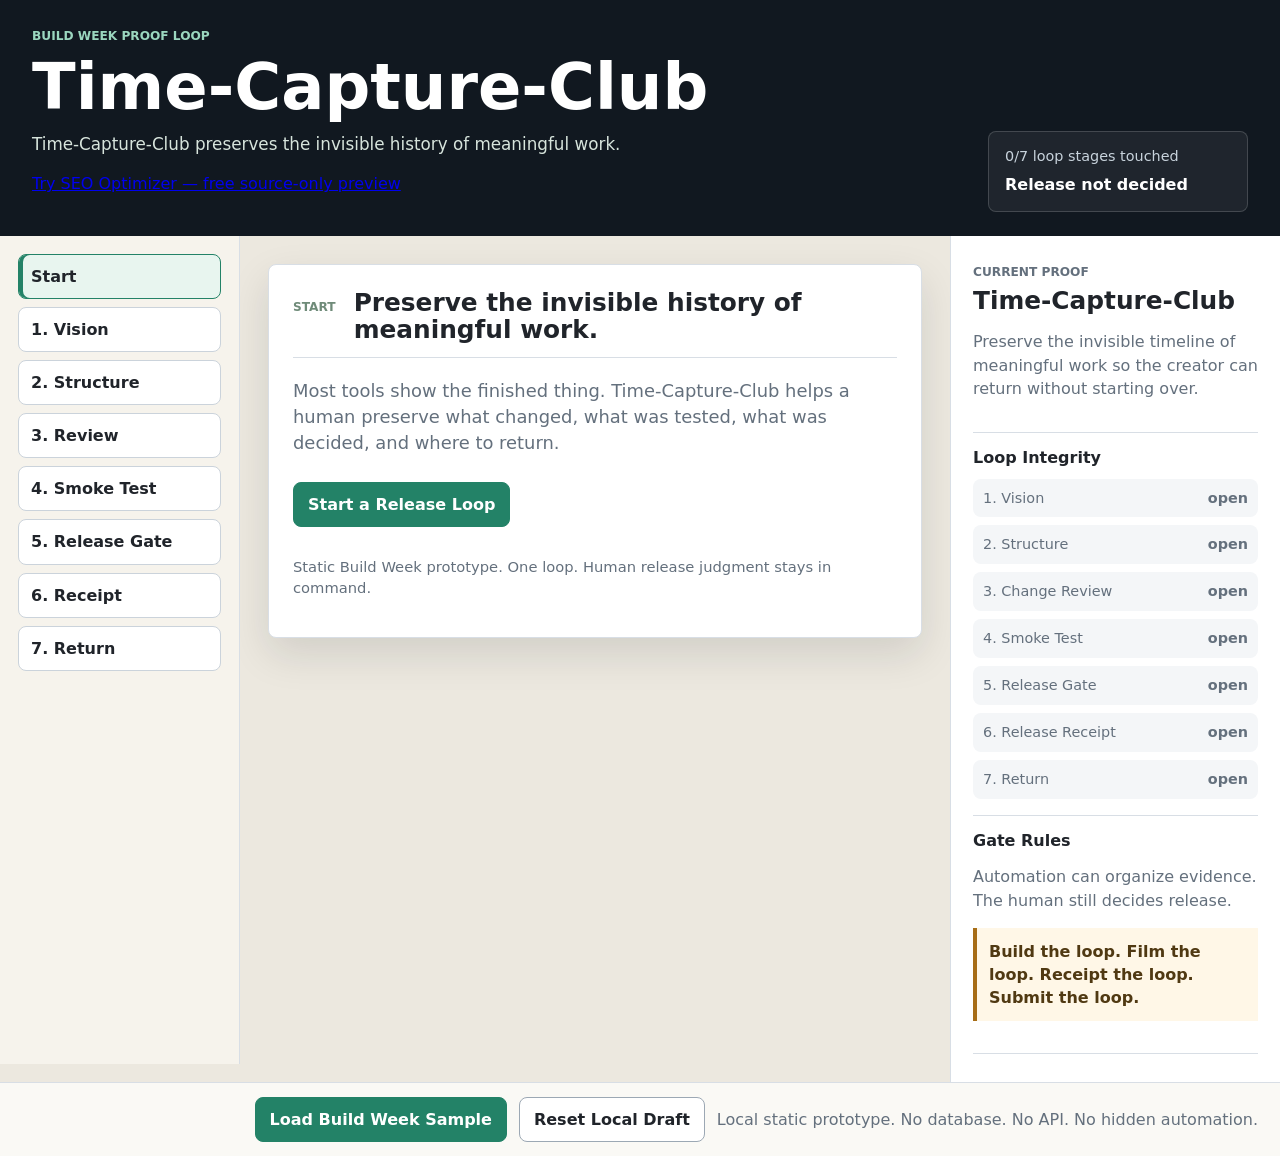
<file: app/index.html>
<!doctype html>
<html lang="en">
<head>
  <meta charset="utf-8">
  <meta name="viewport" content="width=device-width, initial-scale=1">
  <title>Time-Capture-Club | Build Week Prototype</title>
  <meta name="description" content="A human-led release loop for preserving the invisible timeline of meaningful work.">
  <link rel="stylesheet" href="assets/styles.css">
</head>
<body>
  <header class="app-header">
    <div>
      <p class="eyebrow">Build Week proof loop</p>
      <h1>Time-Capture-Club</h1>
      <p class="promise">Time-Capture-Club preserves the invisible history of meaningful work.</p>
      <p><a href="seo-optimizer/">Try SEO Optimizer — free source-only preview</a></p>
    </div>
    <div class="status-strip" aria-label="Current loop status">
      <span id="completion-count">0/7 loop stages touched</span>
      <strong id="release-state">Release not decided</strong>
    </div>
  </header>

  <main class="workspace">
    <nav class="rail-nav" aria-label="Time capture loop">
      <button class="nav-step is-active" data-target="home">Start</button>
      <button class="nav-step" data-target="vision">1. Vision</button>
      <button class="nav-step" data-target="structure">2. Structure</button>
      <button class="nav-step" data-target="changes">3. Review</button>
      <button class="nav-step" data-target="smoke">4. Smoke Test</button>
      <button class="nav-step" data-target="gate">5. Release Gate</button>
      <button class="nav-step" data-target="receipt">6. Receipt</button>
      <button class="nav-step" data-target="return">7. Return</button>
    </nav>

    <section class="editor-pane" aria-label="Working loop editor">
      <form id="capture-form">
        <article class="step-panel is-active home-panel" id="home" data-step="home">
          <div class="step-head">
            <p class="eyebrow">Start</p>
            <h2>Preserve the invisible history of meaningful work.</h2>
          </div>
          <p class="lead">Most tools show the finished thing. Time-Capture-Club helps a human preserve what changed, what was tested, what was decided, and where to return.</p>
          <button type="button" class="primary-start" data-start-loop>Start a Release Loop</button>
          <p class="small-proof">Static Build Week prototype. One loop. Human release judgment stays in command.</p>
        </article>

        <article class="step-panel" id="vision" data-step="vision">
          <div class="step-head">
            <p class="eyebrow">Gate 1</p>
            <h2>Vision</h2>
          </div>
          <div class="field-grid two">
            <label>Project name<input name="projectName" value="Time-Capture-Club"></label>
            <label>Live URL<input name="liveUrl" placeholder="https://example.com"></label>
            <label>Audience<input name="audience" value="Creators and small teams"></label>
            <label>Current condition<input name="condition" value="Build Week prototype"></label>
          </div>
          <label>Purpose<textarea name="purpose">Preserve the invisible timeline of meaningful work so the creator can return without starting over.</textarea></label>
          <label>Promise<textarea name="promise">Professional work remembers how it became itself.</textarea></label>
          <label>Done enough for this release<textarea name="doneEnough" placeholder="What counts as done enough for this release?"></textarea></label>
        </article>

        <article class="step-panel" id="structure" data-step="structure">
          <div class="step-head">
            <p class="eyebrow">Gate 2</p>
            <h2>Structure</h2>
          </div>
          <div class="folder-grid">
            <label>Live source<input name="liveSource" placeholder="01_LIVE_SITE_SOURCE"></label>
            <label>Content<input name="contentFolder" placeholder="content / docs / pages"></label>
            <label>Assets<input name="assetsFolder" placeholder="assets / public"></label>
            <label>Documentation<input name="docsFolder" value="docs"></label>
            <label>Tests<input name="testsFolder" placeholder="tests / smoke-tests"></label>
            <label>Archive<input name="archiveFolder" placeholder="90_ARCHIVE"></label>
            <label>Deploy-ready cargo<input name="deployCargo" placeholder="07_DEPLOY_READY/netlify-drag-drop"></label>
          </div>
          <h3 class="subhead">Project home</h3>
          <div class="field-grid two">
            <label>Source location<input name="localSource" placeholder="/path/to/current/source"></label>
            <label>Repo or project home<input name="repo" placeholder="GitHub repo or project home"></label>
            <label>Live URL if any<input name="liveUrlSecondary" placeholder="https://example.com"></label>
            <label>Governing file or checklist<input name="governingFile" placeholder="00_GOVERNANCE/..."></label>
            <label>Responsible human<input name="responsibleHuman" value="Jimmy"></label>
            <label>Last known good state<input name="goodCommit" placeholder="unknown pending verification"></label>
          </div>
        </article>

        <article class="step-panel" id="changes" data-step="changes">
          <div class="step-head">
            <p class="eyebrow">Gate 3</p>
            <h2>Change Review</h2>
          </div>
          <label>Change intent<textarea name="changeIntent" placeholder="What is this release trying to change?"></textarea></label>
          <div class="field-grid two">
            <label>Files added<textarea name="filesAdded" placeholder="One per line"></textarea></label>
            <label>Files changed<textarea name="filesChanged" placeholder="One per line"></textarea></label>
            <label>Files removed<textarea name="filesRemoved" placeholder="One per line"></textarea></label>
            <label>Risky paths<textarea name="riskyPaths" placeholder="Routing, config, form, deploy, auth, data"></textarea></label>
          </div>
          <label>Configuration or routing changes<textarea name="routingChanges" placeholder="Record anything that changes where work lives or how users arrive."></textarea></label>
        </article>

        <article class="step-panel" id="smoke" data-step="smoke">
          <div class="step-head">
            <p class="eyebrow">Gate 4</p>
            <h2>Smoke Test</h2>
          </div>
          <div class="test-table" id="smoke-tests" aria-label="Smoke test checklist"></div>
        </article>

        <article class="step-panel" id="gate" data-step="gate">
          <div class="step-head">
            <p class="eyebrow">Gate 5</p>
            <h2>Release Gate</h2>
          </div>
          <fieldset class="release-options">
            <legend>Human release decision</legend>
            <label><input type="radio" name="releaseDecision" value="RELEASE APPROVED"> Release approved</label>
            <label><input type="radio" name="releaseDecision" value="RELEASE BLOCKED"> Release blocked</label>
            <label><input type="radio" name="releaseDecision" value="RELEASE APPROVED WITH KNOWN RISKS"> Release approved with known risks</label>
          </fieldset>
          <label>Reviewer<input name="reviewer" value="Jimmy"></label>
          <label>Decision reason<textarea name="decisionReason" placeholder="Why is this release approved, blocked, or approved with known risks?"></textarea></label>
          <label>Known risks<textarea name="knownRisks" placeholder="What remains true even if this ships?"></textarea></label>
        </article>

        <article class="step-panel" id="receipt" data-step="receipt">
          <div class="step-head">
            <p class="eyebrow">Gate 6</p>
            <h2>Release Receipt</h2>
          </div>
          <div class="receipt-actions">
            <button type="button" id="build-receipt">Build Markdown Receipt</button>
            <button type="button" id="copy-receipt">Copy</button>
            <button type="button" id="download-receipt">Download .md</button>
            <a id="download-link" class="download-link is-hidden" href="#" download="TIME_CAPTURE_RELEASE_RECEIPT.md">Download prepared receipt</a>
          </div>
          <p id="receipt-status" class="receipt-status" aria-live="polite">Receipt not built yet.</p>
          <textarea id="receipt-output" class="receipt-output" aria-label="Generated Markdown release receipt"></textarea>
        </article>

        <article class="step-panel" id="return" data-step="return">
          <div class="step-head">
            <p class="eyebrow">Gate 7</p>
            <h2>Return</h2>
          </div>
          <div class="field-grid two">
            <label>Current status<input name="currentStatus" placeholder="Draft / verified / blocked / shipped"></label>
            <label>Last verified release<input name="lastVerified" placeholder="date / commit / deploy"></label>
          </div>
          <label>Open risks<textarea name="openRisks" placeholder="What still needs attention?"></textarea></label>
          <label>Next honest action<textarea name="nextAction" placeholder="Name the one next move outside the dashboard."></textarea></label>
        </article>
      </form>
    </section>

    <aside class="proof-pane" aria-label="Proof summary">
      <section>
        <p class="eyebrow">Current proof</p>
        <h2 id="summary-title">Time-Capture-Club</h2>
        <p id="summary-purpose">Preserve the invisible timeline of meaningful work.</p>
      </section>
      <section>
        <h3>Loop Integrity</h3>
        <ul id="loop-list" class="loop-list"></ul>
      </section>
      <section>
        <h3>Gate Rules</h3>
        <p>Automation can organize evidence. The human still decides release.</p>
        <p class="wall-line">Build the loop. Film the loop. Receipt the loop. Submit the loop.</p>
      </section>
    </aside>
  </main>

  <footer class="app-footer">
    <button type="button" id="sample-data">Load Build Week Sample</button>
    <button type="button" id="reset-data">Reset Local Draft</button>
    <span>Local static prototype. No database. No API. No hidden automation.</span>
  </footer>

  <script src="assets/app.js"></script>
</body>
</html>
</file>
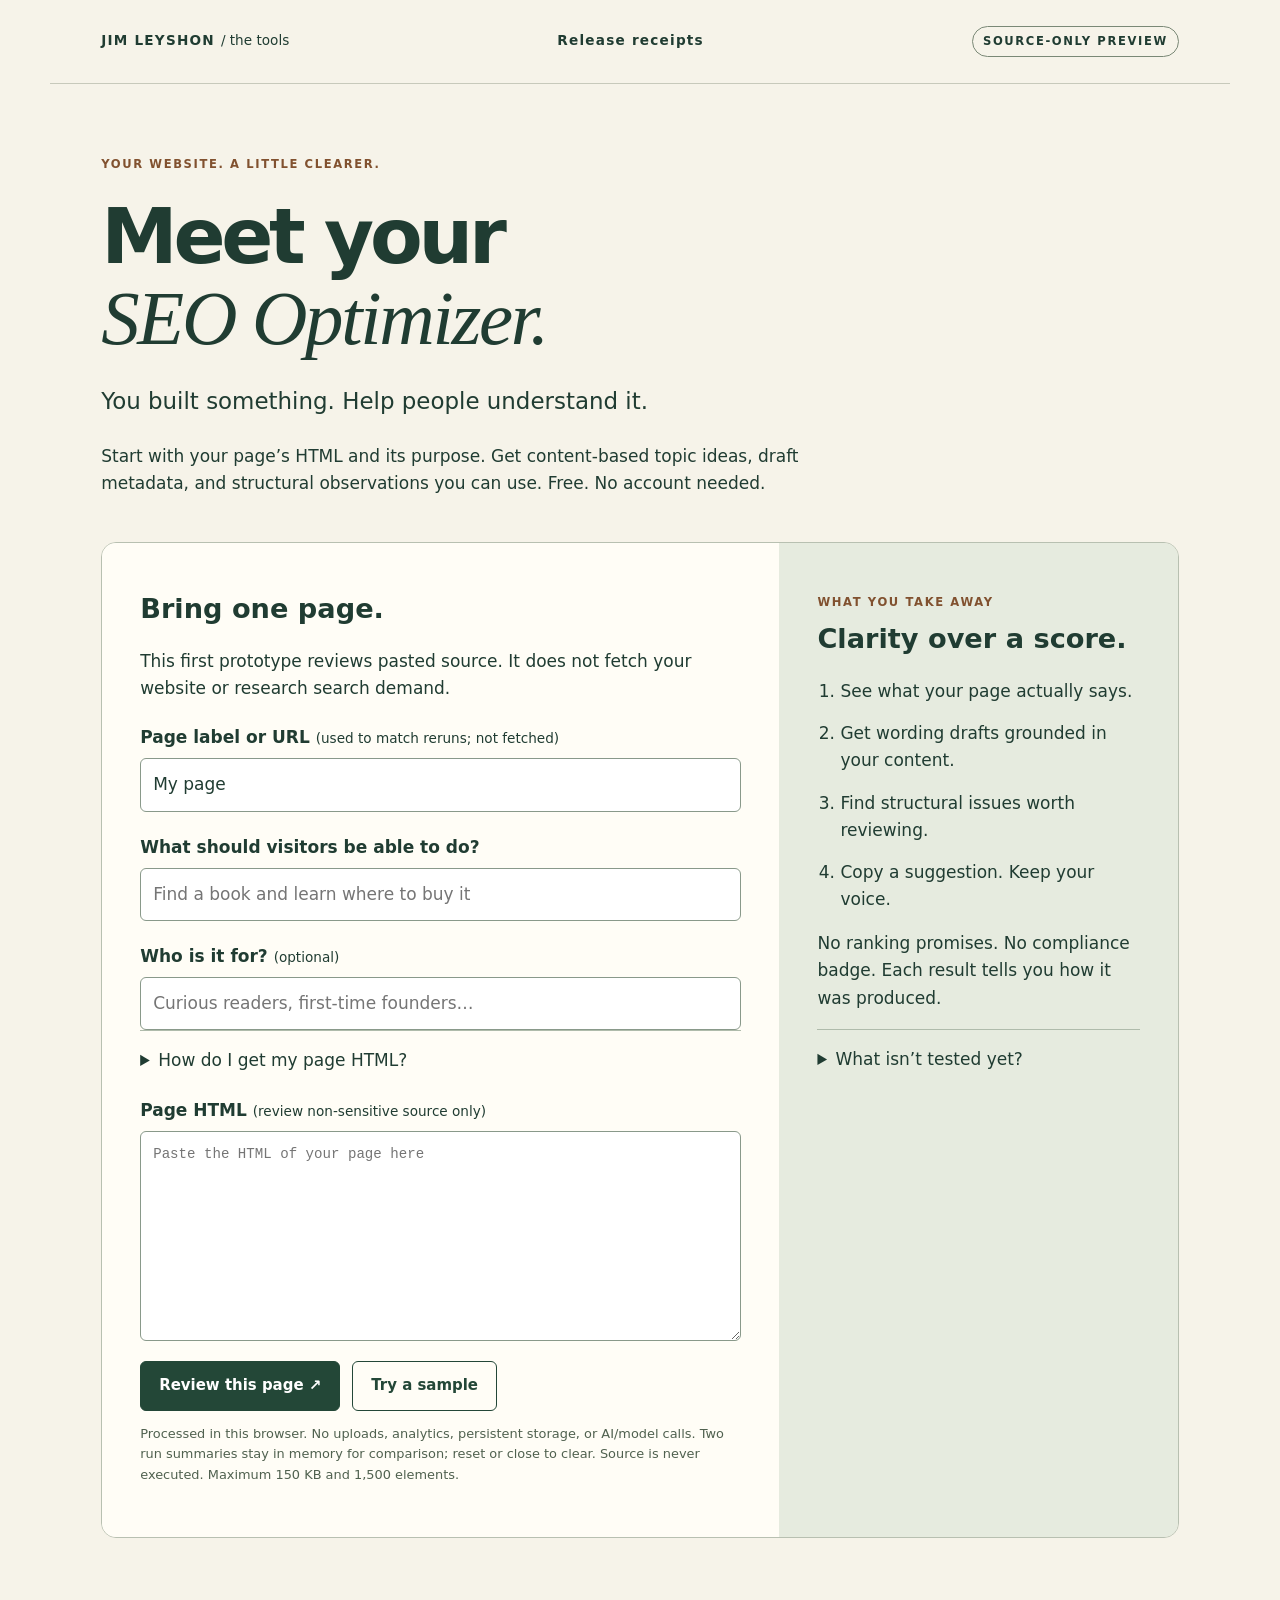
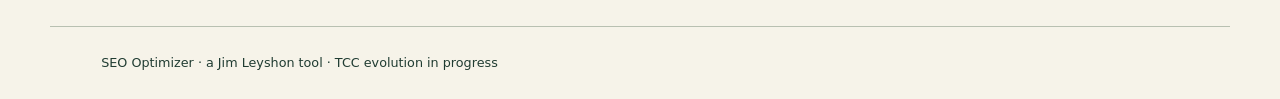
<file: app/seo-optimizer/index.html>
<!doctype html>
<html lang="en"><head><meta charset="utf-8"><meta name="viewport" content="width=device-width, initial-scale=1"><meta name="robots" content="noindex"><title>SEO Optimizer | Jim Leyshon</title><meta name="description" content="Review your page content and draft clearer titles and descriptions with free SEO Optimizer."><style>:root{font-family:system-ui,-apple-system,sans-serif;color:#203c32;background:#f6f3e9;font-size:17px;line-height:1.6}*{box-sizing:border-box}body{margin:0}header,main,footer{max-width:1180px;margin:auto;padding:26px clamp(20px,4vw,56px)}header{display:flex;flex-wrap:wrap;align-items:center;justify-content:space-between;gap:16px;border-bottom:1px solid #c7c9bb}header a{font-size:.8rem;letter-spacing:.09em;color:inherit;font-weight:750;text-decoration:none}header a span{font-weight:400;letter-spacing:0}.badge,.eyebrow{font-size:.68rem;font-weight:750;letter-spacing:.14em}.badge{border:1px solid #7a8876;padding:5px 10px;border-radius:30px}.intro{max-width:760px;margin:45px 0}.eyebrow{color:#81512f}h1{font-size:clamp(2.8rem,6vw,5.4rem);line-height:1.05;letter-spacing:-.055em;margin:24px 0}h1 em{font-family:Georgia,serif;font-weight:400;letter-spacing:-.03em}h2{font-size:1.6rem;line-height:1.2;margin:12px 0 22px}.lead{font-size:1.35rem}.workspace{display:grid;grid-template-columns:minmax(0,1.7fr) minmax(0,1fr);border:1px solid #b8c0b1;border-radius:15px;overflow:hidden}form,aside{padding:clamp(22px,3vw,38px);min-width:0}form{background:#fffdf6}aside{background:#e6ebdf}label{display:block;font-weight:650;margin:22px 0 7px}label span{font-size:.8rem;font-weight:400}input,textarea{font:inherit;color:inherit;display:block;width:100%;min-width:0;border:1px solid #89998a;border-radius:6px;background:#fff;padding:12px}textarea{min-height:210px;font: .83rem/1.5 ui-monospace,monospace;resize:vertical}button{font:inherit;font-size:.88rem;font-weight:650;background:#234737;color:#fff;border:1px solid #234737;padding:12px 18px;border-radius:6px;cursor:pointer;min-height:46px}.secondary{color:#234737;background:transparent}.actions{display:flex;flex-wrap:wrap;gap:12px;margin-top:20px}.fine{font-size:.76rem;color:#50614f}.skip{position:absolute;top:-100px;left:15px;background:white;padding:10px;z-index:2}.skip:focus{top:5px}a:focus-visible,button:focus-visible,input:focus-visible,textarea:focus-visible,summary:focus-visible{outline:3px solid #9b5d19;outline-offset:4px}aside li{margin:15px 0}ol{padding-left:23px}details{border-top:1px solid #afbbab;padding-top:16px}summary{cursor:pointer}#results{margin:55px 0}.report-head{display:flex;align-items:center;justify-content:space-between;gap:16px;flex-wrap:wrap}.cards{display:grid;grid-template-columns:repeat(2,minmax(0,1fr));gap:18px}.card{background:#fffdf6;border:1px solid #b8c0b1;border-radius:10px;padding:24px;min-width:0}.card h3{margin-top:0}.card p,.value,.finding{overflow-wrap:anywhere}.value{white-space:pre-wrap;border-left:3px solid #c7aa79;padding-left:15px}.finding{padding:18px;border-bottom:1px solid #c7c9bb}.finding strong{display:block}.card .eyebrow{letter-spacing:.08em}.card button{margin-top:15px}footer{border-top:1px solid #b8c0b1;font-size:.75rem;margin-top:45px}#status:not(:empty){padding:12px;border-left:3px solid #81512f}@media(max-width:760px){.workspace,.cards{grid-template-columns:minmax(0,1fr)}.intro{margin-top:25px}header a span{display:block}main{padding-top:15px}h1{font-size:3.2rem}.report-head{align-items:flex-start}}
</style></head>
<body><a class="skip" href="#main">Skip to inspector</a><header><a href="https://jimleyshon.com/">JIM LEYSHON <span>/ the tools</span></a><a href="../">Release receipts</a><span class="badge">SOURCE-ONLY PREVIEW</span></header>
<main id="main"><section class="intro"><p class="eyebrow">YOUR WEBSITE. A LITTLE CLEARER.</p><h1>Meet your<br><em>SEO Optimizer.</em></h1><p class="lead">You built something. Help people understand it.</p><p>Start with your page’s HTML and its purpose. Get content-based topic ideas, draft metadata, and structural observations you can use. Free. No account needed.</p></section>
<section class="workspace" aria-label="Page review"><form id="review-form"><h2>Bring one page.</h2><p>This first prototype reviews pasted source. It does not fetch your website or research search demand.</p><label for="page-name">Page label or URL <span>(used to match reruns; not fetched)</span></label><input id="page-name" required maxlength="300" value="My page"><label for="purpose">What should visitors be able to do?</label><input id="purpose" required maxlength="300" placeholder="Find a book and learn where to buy it"><label for="audience">Who is it for? <span>(optional)</span></label><input id="audience" maxlength="200" placeholder="Curious readers, first-time founders…"><details><summary>How do I get my page HTML?</summary><p>In a desktop browser, open your public page, use View Page Source, then copy the source here. The exact menu varies by browser. This temporary source-only workflow does not include changes created by scripts. Remove private information first. For a quick demonstration, choose Try a sample.</p></details><label for="source">Page HTML <span>(review non-sensitive source only)</span></label><textarea id="source" required maxlength="150000" spellcheck="false" placeholder="Paste the HTML of your page here"></textarea><div class="actions"><button type="submit">Review this page <span aria-hidden="true">↗</span></button><button type="button" id="sample" class="secondary">Try a sample</button></div><p class="fine">Processed in this browser. No uploads, analytics, persistent storage, or AI/model calls. Two run summaries stay in memory for comparison; reset or close to clear. Source is never executed. Maximum 150 KB and 1,500 elements.</p></form><aside><p class="eyebrow">WHAT YOU TAKE AWAY</p><h2>Clarity over a score.</h2><ol><li>See what your page actually says.</li><li>Get wording drafts grounded in your content.</li><li>Find structural issues worth reviewing.</li><li>Copy a suggestion. Keep your voice.</li></ol><p>No ranking promises. No compliance badge. Each result tells you how it was produced.</p><details><summary>What isn’t tested yet?</summary><p>Live link reachability, CSS/layout, performance, full HTML conformance, contrast, keyboard or screen-reader behavior, cross-browser compatibility, actual search demand, and Google indexing. This is not a Section 508 compliance determination.</p></details></aside></section>
<p id="status" role="status" aria-live="polite"></p><section id="results" hidden aria-labelledby="report-heading"><div class="report-head"><div><p class="eyebrow">YOUR PAGE REVIEW</p><h2 id="report-heading" tabindex="-1">A clearer next step.</h2></div><div class="actions"><button id="export" class="secondary" type="button">Copy report</button><button id="download" class="secondary" type="button">Download report</button><button id="reset-baseline" class="secondary" type="button">Clear baseline</button></div></div><p id="scope"></p><div id="cards" class="cards"></div><h3>Your next improvements</h3><div id="priorities"></div><h3>Structural observations</h3><div id="findings"></div><h3>Compared with your previous run</h3><div id="comparison"></div><label for="report-text">Complete report <span>(selectable text)</span></label><textarea id="report-text" readonly></textarea><section id="copy-fallback" hidden><label for="copy-text">Manual copy fallback</label><textarea id="copy-text" readonly></textarea></section><p class="fine">These are limited source checks, not a full validator or accessibility audit. Review suggestions before making changes. A clean result only means these checks found no issues.</p></section></main><footer>SEO Optimizer · a Jim Leyshon tool · TCC evolution in progress</footer><script>'use strict';
const $ = id => document.getElementById(id);
let reportText = '';
let previousRun = null;
let currentRun = null;
const METHOD = 'source-review-0.2';
const LIMITS = {bytes:150000, tags:1500, elements:1500, processingMs:250};
const NOT_TESTED = 'Live reachability, CSS/rendering, contrast, keyboard/screen-reader behavior of the supplied page, performance, full HTML conformance, indexing, rankings and search demand.';
const clean = text => (text || '').replace(/\s+/g, ' ').trim();
const stop = new Set('a an and are as at be been but by can for from has have how i in into is it its of on or our that the their this to was we what when where which who will with you your'.split(' '));
function node(tag, text, className) { const el = document.createElement(tag); el.textContent = text; if (className) el.className = className; return el; }
async function copy(text) {
  try { await navigator.clipboard.writeText(text); $('status').textContent = 'Copied. Review the draft before updating your website.'; }
  catch {
    $('copy-fallback').hidden = false;
    $('copy-text').value = text;
    $('copy-text').focus(); $('copy-text').select();
    $('status').textContent = 'Clipboard unavailable. The requested text is selected below for manual copying. You can also download the complete report.';
  }
}
function card(title, original, draft, rationale) {
  const el = node('article', '', 'card'); el.append(node('h3', title), node('p', 'EXISTING', 'eyebrow'), node('p', original || 'Not present', 'value'), node('p', 'SUGGESTED DRAFT · RULE-BASED', 'eyebrow'), node('p', draft, 'value'), node('p', rationale));
  const button = node('button', 'Copy '+title.toLowerCase(), 'secondary'); button.type = 'button'; button.addEventListener('click', () => copy(draft)); el.append(button); $('cards').append(el);
}
function words(text) { return (clean(text).toLowerCase().match(/[\p{L}][\p{L}\p{N}'’-]{2,}/gu)||[]).filter(word=>!stop.has(word)); }
function excerpt(text, limit) {
  if(text.length<=limit)return text;
  const slice=text.slice(0,limit-1); const edge=slice.lastIndexOf(' ');
  return slice.slice(0,edge>limit/2?edge:slice.length).replace(/[ ,;:]+$/,'')+'…';
}
function analyze(html, purpose='', audience='') {
  const started=performance.now();
  if(new Blob([html]).size>LIMITS.bytes)throw new Error('Source exceeds 150 KB. Review one smaller page.');
  if((html.match(/<[A-Za-z][^>\s/]*/g)||[]).length>LIMITS.tags)throw new Error('Source exceeds 1,500 opening tags. Review a smaller section.');
  const withinBudget=()=>{if(performance.now()-started>LIMITS.processingMs)throw new Error('Source review exceeded its processing budget. Try a smaller section.');};
  // Template contents remain disconnected and inert. Never attach imported nodes.
  const template = document.createElement('template'); template.innerHTML = html;
  const root = template.content;
  if(root.querySelectorAll('*').length>LIMITS.elements)throw new Error('Parsed source exceeds 1,500 elements. Review a smaller section.');
  withinBudget();
  root.querySelectorAll('script,style,noscript,template').forEach(el => el.remove());
  const title = clean(root.querySelector('title')?.textContent);
  const description = clean(root.querySelector('meta[name="description" i]')?.getAttribute('content'));
  const headings = [...root.querySelectorAll('h1,h2,h3,h4,h5,h6')];
  const h1s = root.querySelectorAll('h1'); const mainHeading = clean(h1s[0]?.textContent);
  const paragraphs = [...root.querySelectorAll('p')].map(el => clean(el.textContent)).filter(Boolean);
  const observed = clean([mainHeading, ...paragraphs].join(' '));
  const intentWords = new Set(words(purpose+' '+audience));
  const counts = new Map(); for (const word of words(observed)) counts.set(word, (counts.get(word)||0)+1);
  // Intent only boosts words actually present in supplied page content.
  const topics = [...counts].sort((a,b)=>(b[1]+(intentWords.has(b[0])?3:0))-(a[1]+(intentWords.has(a[0])?3:0)) || a[0].localeCompare(b[0])).slice(0,8).map(([word])=>word);
  const labels = new Set([...root.querySelectorAll('label[for]')].filter(el=>clean(el.textContent)).map(el=>el.htmlFor));
  const ids = new Map([...root.querySelectorAll('[id]')].map(el=>[el.id,el]));
  const targets = new Set([...ids.keys(), ...[...root.querySelectorAll('a[name]')].map(el=>el.getAttribute('name'))]);
  const findings = []; const add = (label, evidence, next) => findings.push({label,evidence,next});
  if (!title) add('Missing page title', 'No title element found in supplied source.', 'Add a concise title that describes this page.');
  if (!description) add('Missing meta description', 'No populated description metadata found.', 'Review the content-based draft below.');
  if (h1s.length!==1) add('Review the main heading', `${h1s.length} h1 elements found.`, 'Check whether the page has a clear main heading; this count alone is not a compliance failure.');
  let level=0; for(const heading of headings){const current=Number(heading.tagName[1]);if(level && current>level+1)add('Heading level jumps', `${heading.tagName}: ${clean(heading.textContent).slice(0,100)}`, 'Review the content hierarchy; choose levels by structure, not visual size.');level=current;}
  for(const image of root.querySelectorAll('img:not([alt])')) add('Image alternative missing', `Image source: ${image.getAttribute('src')||'(none)'}`, 'Provide meaningful alternative text, or empty alt for a genuinely decorative image.');
  for(const control of root.querySelectorAll('input,select,textarea')) {withinBudget();if(['hidden','submit','button','reset','image'].includes((control.getAttribute('type')||'').toLowerCase()))continue;const id=control.id;const label=id && labels.has(id);const wrappingLabel=control.closest('label');const referenced=(control.getAttribute('aria-labelledby')||'').split(/\s+/).filter(Boolean).some(ref=>clean(ids.get(ref)?.textContent));if(!label&&!(wrappingLabel&&clean(wrappingLabel.textContent))&&!clean(control.getAttribute('aria-label'))&&!referenced)add('Review control label', `${control.tagName.toLowerCase()} ${id || control.getAttribute('name') || '(unnamed)'}`, 'No supported label pattern found. This heuristic does not compute the complete accessible name.');}
  let links=0; for(const link of root.querySelectorAll('a[href]')){withinBudget();links++;const href=link.getAttribute('href').trim();if(!href||href==='#')add('Placeholder link', clean(link.textContent)||'(no link text)', 'Give the link a useful destination or use a button for an action.');else if(/^javascript:/i.test(href))add('Script URL', href.slice(0,100), 'Use a real destination or a button with a separate handler.');else if(href.startsWith('#')){let id;try{id=decodeURIComponent(href.slice(1));}catch{id=href.slice(1);}if(!targets.has(id))add('Fragment target missing', href, 'Check that the target exists in this page; script-generated targets are not evaluated.');}}
  for(const el of root.querySelectorAll('font,center,marquee,blink,frameset,frame'))add('Obsolete HTML element', el.tagName.toLowerCase(), 'Replace obsolete structure/presentation with appropriate modern HTML and CSS.');
  const titleCandidates = [mainHeading,title,...headings.map(el=>clean(el.textContent))].filter(Boolean);
  const overlap = text => words(text).filter(word=>intentWords.has(word)).length;
  const chosenTitle = titleCandidates.reduce((best,text)=>overlap(text)>overlap(best)?text:best,'') || titleCandidates[0] || '';
  const candidates = paragraphs.filter(p=>p.length>=40);
  const chosenParagraph = (candidates.length?candidates:paragraphs).reduce((best,text)=>overlap(text)>overlap(best)?text:best,'') || paragraphs[0] || '';
  const draftTitle = chosenTitle ? excerpt(chosenTitle,70) : 'Not enough page content to suggest a title.';
  const draftDescription = chosenParagraph ? excerpt(chosenParagraph,160) : 'Not enough paragraph content to draft a useful description.';
  const matchedIntent=[...intentWords].filter(word=>counts.has(word));
  withinBudget();
  return {title,description,mainHeading,topics,links,findings,draftTitle,draftDescription,matchedIntent,chosenTitle,chosenParagraph,method:METHOD};
}
$('sample').addEventListener('click',()=>{ $('purpose').value='Help readers find books and contact the owner';$('audience').value='Independent readers';$('source').value='<!doctype html><html lang="en"><head><title>Welcome</title><meta name="description" content="We sell garden tools."></head><body><h1>Books for independent minds</h1><p>Discover books about punk music, independent publishing, and creative lives. Explore a personal reading shelf and find your next book.</p><h3>Contact the owner</h3><a href="#contact">Contact</a><input id="email"><img src="cover.jpg"><center>Our reading shelf</center><p><b>Odd books welcome.</b> <i>Keep your own voice.</i></p></body></html>'; });
function compareRuns(before,after) {
  if(!before)return {note:'First run. A second review of the same page and purpose can compare structural findings.',resolved:[],persists:[],new:[]};
  if(before.page!==after.page||before.purpose!==after.purpose||before.audience!==after.audience||before.method!==after.method)return {note:'Comparison not scored: page, goal, audience or method changed. Start a fresh baseline or restore matching scope.',resolved:[],persists:[],new:[]};
  const key=f=>JSON.stringify([f.label,f.evidence]);const left=new Map(),right=new Map();
  for(const f of before.result.findings){const k=key(f);left.set(k,{...f,count:(left.get(k)?.count||0)+1});}
  for(const f of after.result.findings){const k=key(f);right.set(k,{...f,count:(right.get(k)?.count||0)+1});}
  const out={note:'Same-scope structural observations only. Disappearing findings may reflect removed content; confirm the intended fix. No SEO quality improvement score.',resolved:[],persists:[],new:[]};
  for(const [k,f] of left){const n=right.get(k)?.count||0;if(n)out.persists.push(`${f.label}: ${f.evidence} (${Math.min(n,f.count)})`);if(f.count>n)out.resolved.push(`${f.label}: ${f.evidence} (${f.count-n})`);}
  for(const [k,f] of right){const n=left.get(k)?.count||0;if(f.count>n)out.new.push(`${f.label}: ${f.evidence} (${f.count-n})`);}
  return out;
}
async function sourceDigest(html) {if(!crypto.subtle)return 'Unavailable';const bytes=await crypto.subtle.digest('SHA-256',new TextEncoder().encode(html));return [...new Uint8Array(bytes)].map(b=>b.toString(16).padStart(2,'0')).join('');}
function downloadReport(){if(!reportText)return;const blob=new Blob([reportText],{type:'text/plain;charset=utf-8'});const url=URL.createObjectURL(blob);const link=document.createElement('a');link.href=url;link.download='seo-optimizer-report.txt';link.click();setTimeout(()=>URL.revokeObjectURL(url),1000);}
$('review-form').addEventListener('submit',async event=>{event.preventDefault();const html=$('source').value;const purpose=clean($('purpose').value);const audience=clean($('audience').value);const page=clean($('page-name').value);let r;try{r=analyze(html,purpose,audience);}catch(error){$('status').textContent=`Not analyzed: ${error.message} Previous report, if visible, is unchanged.`;return;}
  const submit=event.submitter; if(submit)submit.disabled=true;
  let hash;try{hash=await sourceDigest(html);}catch{hash='Unavailable';}finally{if(submit)submit.disabled=false;}
  const stamp=new Date().toISOString(); const run={page,purpose,audience,method:METHOD,sourceHash:hash,timestamp:stamp,result:r};
  const comparison=compareRuns(currentRun,run);previousRun=currentRun;currentRun=run;
  $('cards').replaceChildren();$('findings').replaceChildren();$('scope').textContent=`${stamp} · Page: ${page} · ${METHOD} · Pasted source only · Visitor goal: ${purpose}${audience?' · Audience: '+audience:''} · ${r.links} link targets inspected structurally; no live requests made.`;
  const intentNote=r.matchedIntent.length?`Matching content terms: ${r.matchedIntent.join(', ')}.`:'No matching content terms found for the supplied goal/audience. The drafts need particular care.';
  card('Page title',r.title,r.draftTitle,`Selects an existing heading or title by word overlap with your goal and audience, then limits its length. ${intentNote} Rule-based seed, not evaluated SEO improvement.`);
  card('Meta description',r.description,r.draftDescription,'Selects a supplied paragraph by goal/audience word overlap and limits it to 160 characters. This is a content-based starting point, not semantic AI reasoning or a ranking prediction. Original facts and voice still need human review.');
  card('Frequently used content terms', 'Not a meta-keywords recommendation',r.topics.join(', ')||'Not enough content supplied.','Page words ranked by frequency, boosted where your goal/audience uses the same word. Suggestions never add absent goal words. Individual terms, not analyzed search phrases or search-demand data. Use useful language naturally in copy; Google ignores the meta-keywords tag.');
  const weights={'Fragment target missing':0,'Placeholder link':0,'Script URL':0,'Review control label':1,'Image alternative missing':2,'Missing page title':3,'Missing meta description':3};
  const priority=r.findings.map((f,i)=>({...f,index:i})).sort((a,b)=>(weights[a.label]??4)-(weights[b.label]??4)||a.index-b.index).slice(0,3);
  $('priorities').replaceChildren();
  if(!priority.length)$('priorities').append(node('p','No structural repairs identified by these checks. Review whether the draft wording serves your visitor goal; do not change text merely to make it different.'));
  for(const f of priority){const el=node('article','','finding');el.append(node('strong',f.label),node('p',f.next),node('p',`Relevance to your goal “${purpose}” is for owner review. Visitor effects have not been measured.`,'fine'));$('priorities').append(el);}
  for(const finding of r.findings){const el=node('article','','finding');el.append(node('strong',finding.label),node('p',finding.evidence),node('p',finding.next));$('findings').append(el);}if(!r.findings.length)$('findings').append(node('p','No structural issues found by this limited check. Other dimensions remain untested.'));
  $('comparison').replaceChildren(node('p',comparison.note));
  for(const name of ['resolved','persists','new']){const section=node('section');section.append(node('h4',name==='resolved'?'No longer observed':name==='persists'?'Still observed':'New observations'));const list=node('ul');for(const text of comparison[name])list.append(node('li',text));if(!comparison[name].length)list.append(node('li','None in this comparison.'));section.append(list);$('comparison').append(section);}
  reportText=`SEO Optimizer — source-only seed review\n${$('scope').textContent}\nSource SHA-256: ${hash}\nPrevious source SHA-256: ${previousRun?.sourceHash||'None'}\n\nExisting title: ${r.title}\nDraft title: ${r.draftTitle}\nExisting description: ${r.description}\nDraft description: ${r.draftDescription}\nFrequent content terms (not demand data or search phrases): ${r.topics.join(', ')}\n${intentNote}\n\nNext improvements:\n${priority.map(f=>f.label+': '+f.next).join('\n')||'None identified by these structural checks.'}\n\n${r.findings.map(f=>f.label+'\nEvidence: '+f.evidence+'\nNext: '+f.next).join('\n\n')}\n\nComparison: ${comparison.note}\nNo longer observed: ${comparison.resolved.join('; ')||'None'}\nStill observed: ${comparison.persists.join('; ')||'None'}\nNew: ${comparison.new.join('; ')||'None'}\n\nNOT TESTED: ${NOT_TESTED}\nNo compliance or release approval.\n`;
  $('report-text').value=reportText;$('copy-fallback').hidden=true;
  $('results').hidden=false;$('status').textContent='Source review complete. Draft suggestions need your judgment. Two runs remain in memory until you reset or close this page.';$('report-heading').focus();
});
$('export').addEventListener('click',()=>copy(reportText));
$('download').addEventListener('click',downloadReport);
$('reset-baseline').addEventListener('click',()=>{previousRun=null;currentRun=null;reportText='';$('report-text').value='';$('copy-text').value='';$('results').hidden=true;$('copy-fallback').hidden=true;$('status').textContent='Report baseline cleared. The next review starts a new comparison.';$('page-name').focus();});
</script></body></html>
</file>
<file: app/assets/styles.css>
:root {
  color-scheme: light;
  --ink: #20242a;
  --muted: #64707d;
  --line: #d8dee5;
  --paper: #fbfbf8;
  --panel: #ffffff;
  --nav: #111820;
  --nav-soft: #263445;
  --green: #238267;
  --red: #b33a3a;
  --amber: #a76d16;
  --blue: #2b68a8;
  --shadow: 0 16px 40px rgba(20, 24, 31, 0.12);
}

* { box-sizing: border-box; }

html { scroll-behavior: smooth; }

body {
  margin: 0;
  background: #ece8df;
  color: var(--ink);
  font-family: Inter, ui-sans-serif, system-ui, -apple-system, BlinkMacSystemFont, "Segoe UI", sans-serif;
  line-height: 1.45;
}

button, input, textarea, select { font: inherit; }

.app-header {
  display: grid;
  grid-template-columns: 1fr auto;
  gap: 24px;
  align-items: end;
  padding: 28px 32px 24px;
  background: var(--nav);
  color: #fff;
}

.eyebrow {
  margin: 0 0 6px;
  color: #6f8b79;
  font-size: 0.76rem;
  font-weight: 800;
  letter-spacing: 0;
  text-transform: uppercase;
}

.app-header .eyebrow { color: #9bd7bf; }

h1, h2, h3 { margin: 0; line-height: 1.1; letter-spacing: 0; }

h1 { font-size: clamp(2rem, 5vw, 4.4rem); }

h2 { font-size: 1.55rem; }

h3 { font-size: 1rem; }

.promise {
  max-width: 780px;
  margin: 10px 0 0;
  color: #d7e4dc;
  font-size: 1.05rem;
}

.status-strip {
  min-width: 260px;
  display: grid;
  gap: 6px;
  padding: 14px 16px;
  border: 1px solid rgba(255,255,255,0.16);
  border-radius: 8px;
  background: rgba(255,255,255,0.06);
}

.status-strip span { color: #c8d3dc; font-size: 0.9rem; }
.status-strip strong { font-size: 1rem; }

.workspace {
  display: grid;
  grid-template-columns: 240px minmax(0, 1fr) 330px;
  min-height: calc(100vh - 166px);
}

.rail-nav {
  position: sticky;
  top: 0;
  height: calc(100vh - 72px);
  overflow: auto;
  padding: 18px;
  background: #f6f3ec;
  border-right: 1px solid var(--line);
}

.nav-step {
  width: 100%;
  min-height: 42px;
  margin: 0 0 8px;
  padding: 10px 12px;
  border: 1px solid #cbd3db;
  border-radius: 8px;
  background: #fff;
  color: var(--ink);
  text-align: left;
  cursor: pointer;
}

.nav-step.is-active {
  border-color: var(--green);
  background: #e8f5ef;
  box-shadow: inset 4px 0 0 var(--green);
}

.editor-pane {
  padding: 28px;
  min-width: 0;
}

.step-panel {
  display: none;
  max-width: 900px;
  margin: 0 auto;
  padding: 24px;
  background: var(--panel);
  border: 1px solid var(--line);
  border-radius: 8px;
  box-shadow: var(--shadow);
}

.step-panel.is-active { display: block; }

.step-head {
  display: flex;
  justify-content: space-between;
  gap: 18px;
  align-items: baseline;
  margin-bottom: 20px;
  padding-bottom: 14px;
  border-bottom: 1px solid var(--line);
}


.subhead {
  margin: 20px 0 12px;
  padding-top: 14px;
  border-top: 1px solid var(--line);
  color: #2f3a45;
}

label, fieldset {
  display: grid;
  gap: 7px;
  margin-bottom: 14px;
  color: #394350;
  font-weight: 700;
}

legend { font-weight: 800; }

input, textarea, select {
  width: 100%;
  border: 1px solid #b9c2cc;
  border-radius: 6px;
  background: #fff;
  color: var(--ink);
  padding: 10px 11px;
}

textarea { min-height: 92px; resize: vertical; }

input:focus, textarea:focus, select:focus, button:focus-visible {
  outline: 3px solid rgba(43, 104, 168, 0.24);
  border-color: var(--blue);
}

.field-grid, .folder-grid {
  display: grid;
  gap: 14px;
}

.field-grid.two, .folder-grid { grid-template-columns: repeat(2, minmax(0, 1fr)); }

.test-table {
  display: grid;
  gap: 10px;
}

.test-row {
  display: grid;
  grid-template-columns: minmax(140px, 1fr) 190px minmax(160px, 1.4fr);
  gap: 10px;
  align-items: center;
  padding: 10px;
  border: 1px solid var(--line);
  border-radius: 8px;
  background: #fcfcfa;
}

.test-row span { font-weight: 800; }

.release-options {
  padding: 14px;
  border: 1px solid var(--line);
  border-radius: 8px;
}

.release-options label {
  display: flex;
  grid-template-columns: none;
  align-items: center;
  gap: 10px;
  font-weight: 700;
}

.release-options input { width: auto; }

.receipt-actions {
  display: flex;
  flex-wrap: wrap;
  gap: 10px;
  margin-bottom: 14px;
}

button {
  border: 1px solid #9ca8b4;
  border-radius: 8px;
  background: #fff;
  color: var(--ink);
  padding: 10px 14px;
  font-weight: 800;
  cursor: pointer;
}

button:hover { border-color: var(--blue); color: var(--blue); }

#build-receipt, #sample-data {
  background: var(--green);
  border-color: var(--green);
  color: #fff;
}

.receipt-output {
  min-height: 430px;
  font-family: "SFMono-Regular", Consolas, "Liberation Mono", monospace;
  font-size: 0.88rem;
  line-height: 1.5;
}

.proof-pane {
  display: grid;
  align-content: start;
  gap: 16px;
  padding: 28px 22px;
  background: #fff;
  border-left: 1px solid var(--line);
}

.proof-pane section {
  padding-bottom: 16px;
  border-bottom: 1px solid var(--line);
}

.proof-pane p { color: var(--muted); }

.loop-list {
  list-style: none;
  margin: 12px 0 0;
  padding: 0;
  display: grid;
  gap: 8px;
}

.loop-list li {
  display: flex;
  justify-content: space-between;
  gap: 12px;
  padding: 9px 10px;
  border-radius: 8px;
  background: #f4f6f8;
  color: var(--muted);
  font-size: 0.9rem;
}

.loop-list li.touched { color: var(--green); background: #e9f5ef; }

.wall-line {
  padding: 12px;
  border-left: 4px solid var(--amber);
  background: #fff7e7;
  color: #503912 !important;
  font-weight: 800;
}

.app-footer {
  display: flex;
  gap: 12px;
  align-items: center;
  justify-content: flex-end;
  padding: 14px 22px;
  border-top: 1px solid var(--line);
  background: #faf9f5;
  color: var(--muted);
}

@media (max-width: 1100px) {
  .workspace { grid-template-columns: 210px minmax(0, 1fr); }
  .proof-pane { grid-column: 1 / -1; border-left: 0; border-top: 1px solid var(--line); }
}

@media (max-width: 780px) {
  .app-header { grid-template-columns: 1fr; padding: 22px 18px; }
  .status-strip { min-width: 0; }
  .workspace { display: block; }
  .rail-nav {
    position: static;
    height: auto;
    display: flex;
    gap: 8px;
    overflow-x: auto;
    border-right: 0;
    border-bottom: 1px solid var(--line);
  }
  .nav-step { min-width: 145px; }
  .editor-pane, .proof-pane { padding: 18px; }
  .field-grid.two, .folder-grid, .test-row { grid-template-columns: 1fr; }
  .app-footer { align-items: stretch; flex-direction: column; }
}


.home-panel .lead {
  max-width: 660px;
  color: var(--muted);
  font-size: 1.12rem;
}

.primary-start {
  margin: 8px 0 14px;
  background: var(--green);
  border-color: var(--green);
  color: #fff;
}

.small-proof {
  color: var(--muted);
  font-size: 0.92rem;
}

.receipt-status {
  margin: 0;
  color: #5f6470;
  font-size: 0.92rem;
}

.download-link {
  align-self: center;
  color: #143f8f;
  font-weight: 700;
  text-decoration: underline;
}

.is-hidden {
  display: none;
}
</file>
